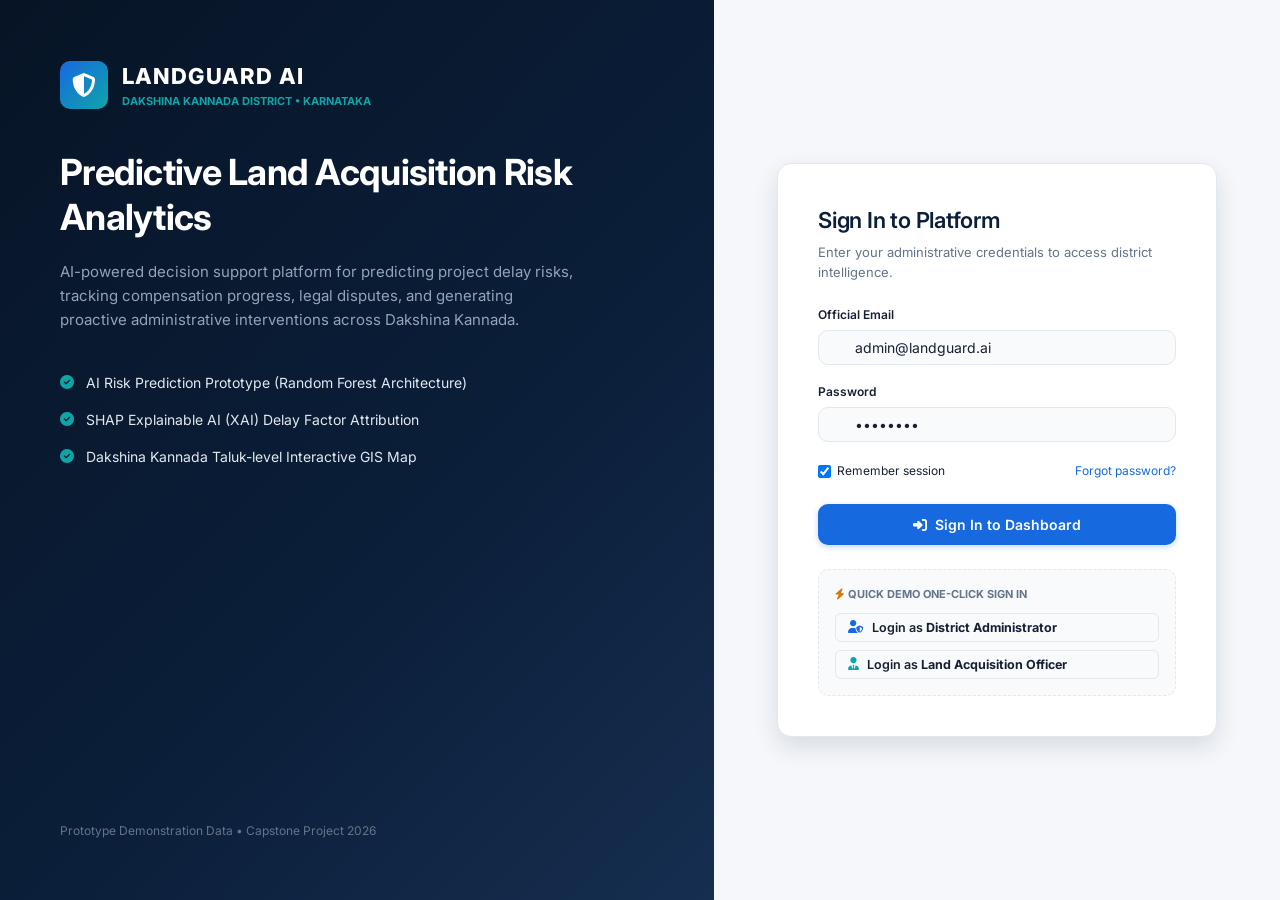
<file: index.html>
<!DOCTYPE html>
<html lang="en">
<head>
  <meta charset="UTF-8">
  <meta name="viewport" content="width=device-width, initial-scale=1.0">
  <title>LandGuard AI - Predictive Land Acquisition Analytics</title>
  <script src="js/auth.js"></script>
  <script>
    document.addEventListener('DOMContentLoaded', () => {
      const session = LANDGUARD_AUTH.getSession();
      if (session && session.loggedIn) {
        window.location.href = 'dashboard.html';
      } else {
        window.location.href = 'login.html';
      }
    });
  </script>
</head>
<body style="background: #0B1F3A; color: #FFF; font-family: sans-serif; display: flex; align-items: center; justify-content: center; height: 100vh; margin: 0;">
  <div style="text-align: center;">
    <h2>LANDGUARD AI</h2>
    <p style="color: #94A3B8;">Redirecting to Land Acquisition Intelligence Center...</p>
  </div>
</body>
</html>
</file>
<file: css/style.css>
/* ==========================================================================
   LANDGUARD AI - Main Stylesheet
   Predictive Land Acquisition Risk Analytics | Dakshina Kannada District
   ========================================================================== */

:root {
  /* Branding & Palette */
  --navy-dark: #071426;
  --navy-primary: #0B1F3A;
  --navy-light: #162E50;
  --blue-primary: #1769E0;
  --blue-hover: #1256BC;
  --blue-soft: #EFF6FF;
  --teal-primary: #0EA5A8;
  --teal-soft: #F0FDFA;
  
  /* Neutral Palette */
  --bg-main: #F5F7FA;
  --bg-card: #FFFFFF;
  --bg-subtle: #F8FAFC;
  --border-color: #E2E8F0;
  --border-hover: #CBD5E1;
  
  /* Typography Colors */
  --text-primary: #172033;
  --text-secondary: #64748B;
  --text-muted: #94A3B8;
  --text-inverse: #FFFFFF;
  
  /* Status & Risk Colors */
  --risk-high: #DC2626;
  --risk-high-bg: #FEF2F2;
  --risk-high-border: #FCA5A5;
  
  --risk-med: #D97706;
  --risk-med-bg: #FFFBEB;
  --risk-med-border: #FDE68A;
  
  --risk-low: #16A34A;
  --risk-low-bg: #F0FDF4;
  --risk-low-border: #86EFAC;
  
  --info-blue: #0284C7;
  --info-bg: #F0F9FF;
  
  /* Geometry & Shadows */
  --sidebar-width: 260px;
  --topbar-height: 70px;
  --radius-sm: 6px;
  --radius-md: 10px;
  --radius-lg: 14px;
  --radius-full: 9999px;
  
  --shadow-sm: 0 1px 3px rgba(11, 31, 58, 0.05);
  --shadow-md: 0 4px 12px rgba(11, 31, 58, 0.08);
  --shadow-lg: 0 10px 25px rgba(11, 31, 58, 0.12);
  --transition: all 0.2s cubic-bezier(0.4, 0, 0.2, 1);
}

/* Reset & Global */
*, *::before, *::after {
  box-sizing: border-box;
  margin: 0;
  padding: 0;
}

html, body {
  font-family: 'Inter', system-ui, -apple-system, BlinkMacSystemFont, 'Segoe UI', Roboto, sans-serif;
  background-color: var(--bg-main);
  color: var(--text-primary);
  line-height: 1.5;
  font-size: 14px;
  -webkit-font-smoothing: antialiased;
  -moz-osx-font-smoothing: grayscale;
  min-height: 100vh;
}

a {
  color: var(--blue-primary);
  text-decoration: none;
  transition: var(--transition);
}

a:hover {
  color: var(--blue-hover);
}

button {
  font-family: inherit;
  cursor: pointer;
  border: none;
  background: none;
}

input, select, textarea {
  font-family: inherit;
  font-size: 14px;
}

/* Layout System */
.app-container {
  display: flex;
  min-height: 100vh;
  width: 100%;
}

.main-content {
  flex: 1;
  margin-left: var(--sidebar-width);
  display: flex;
  flex-direction: column;
  min-width: 0;
  transition: margin-left 0.3s ease;
}

.page-body {
  padding: 24px 32px 40px 32px;
  flex: 1;
  max-width: 1600px;
  width: 100%;
  margin: 0 auto;
}

/* Typography Hierarchy */
h1, .h1 {
  font-size: 26px;
  font-weight: 700;
  color: var(--navy-primary);
  letter-spacing: -0.02em;
}

h2, .h2 {
  font-size: 20px;
  font-weight: 600;
  color: var(--navy-primary);
  letter-spacing: -0.01em;
}

h3, .h3 {
  font-size: 16px;
  font-weight: 600;
  color: var(--text-primary);
}

h4, .h4 {
  font-size: 14px;
  font-weight: 600;
  color: var(--text-primary);
}

.subtitle {
  font-size: 13px;
  color: var(--text-secondary);
  font-weight: 400;
  margin-top: 2px;
}

.section-header {
  display: flex;
  align-items: center;
  justify-content: space-between;
  margin-bottom: 20px;
}

.section-title {
  display: flex;
  flex-direction: column;
}

/* Utility Classes */
.flex { display: flex; }
.flex-col { display: flex; flex-direction: column; }
.items-center { align-items: center; }
.justify-between { justify-content: space-between; }
.gap-2 { gap: 8px; }
.gap-3 { gap: 12px; }
.gap-4 { gap: 16px; }
.gap-6 { gap: 24px; }
.mt-4 { margin-top: 16px; }
.mb-4 { margin-bottom: 16px; }
.mb-6 { margin-bottom: 24px; }

/* Disclaimer Banner / Footer */
.app-footer {
  margin-top: auto;
  padding: 20px 32px;
  border-top: 1px solid var(--border-color);
  background: var(--bg-card);
  display: flex;
  justify-content: space-between;
  align-items: center;
  font-size: 12px;
  color: var(--text-secondary);
}

.disclaimer-tag {
  background: var(--bg-subtle);
  padding: 4px 10px;
  border-radius: var(--radius-sm);
  border: 1px solid var(--border-color);
  font-size: 11px;
  color: var(--text-muted);
}
</file>
<file: css/components.css>
/* ==========================================================================
   LANDGUARD AI - Components Stylesheet
   Sidebar, Navbar, Cards, Badges, Modals, Timeline, Risk Meters & Toasts
   ========================================================================== */

/* --------------------------------------------------------------------------
   1. SIDEBAR
   -------------------------------------------------------------------------- */
.sidebar {
  width: var(--sidebar-width);
  height: 100vh;
  position: fixed;
  top: 0;
  left: 0;
  background-color: var(--navy-primary);
  color: #E2E8F0;
  display: flex;
  flex-direction: column;
  z-index: 100;
  box-shadow: 2px 0 10px rgba(0, 0, 0, 0.15);
  transition: width 0.3s ease;
}

.sidebar-header {
  height: var(--topbar-height);
  padding: 0 20px;
  display: flex;
  align-items: center;
  gap: 12px;
  border-bottom: 1px solid rgba(255, 255, 255, 0.08);
}

.sidebar-logo-icon {
  width: 38px;
  height: 38px;
  background: linear-gradient(135deg, var(--blue-primary), var(--teal-primary));
  border-radius: var(--radius-md);
  display: flex;
  align-items: center;
  justify-content: center;
  color: #FFFFFF;
  font-size: 18px;
  box-shadow: 0 2px 8px rgba(23, 105, 224, 0.4);
}

.sidebar-brand {
  display: flex;
  flex-direction: column;
}

.brand-title {
  font-size: 17px;
  font-weight: 800;
  color: #FFFFFF;
  letter-spacing: 0.04em;
  line-height: 1.1;
}

.brand-subtitle {
  font-size: 10px;
  color: var(--teal-primary);
  font-weight: 600;
  letter-spacing: 0.05em;
  text-transform: uppercase;
}

.sidebar-menu {
  flex: 1;
  padding: 20px 12px;
  display: flex;
  flex-direction: column;
  gap: 4px;
  overflow-y: auto;
}

.nav-section-label {
  font-size: 10px;
  font-weight: 700;
  text-transform: uppercase;
  color: #64748B;
  padding: 12px 12px 6px 12px;
  letter-spacing: 0.08em;
}

.nav-item {
  display: flex;
  align-items: center;
  gap: 12px;
  padding: 11px 16px;
  color: #94A3B8;
  font-size: 13.5px;
  font-weight: 500;
  border-radius: var(--radius-md);
  transition: var(--transition);
  position: relative;
  text-decoration: none;
}

.nav-item i {
  font-size: 16px;
  width: 20px;
  text-align: center;
}

.nav-item:hover {
  color: #FFFFFF;
  background-color: rgba(255, 255, 255, 0.06);
}

.nav-item.active {
  color: #FFFFFF;
  background-color: var(--blue-primary);
  font-weight: 600;
  box-shadow: 0 4px 12px rgba(23, 105, 224, 0.3);
}

.nav-item.active::before {
  content: '';
  position: absolute;
  left: 0;
  top: 6px;
  bottom: 6px;
  width: 4px;
  background-color: #FFFFFF;
  border-radius: 0 4px 4px 0;
}

.sidebar-footer {
  padding: 16px;
  border-top: 1px solid rgba(255, 255, 255, 0.08);
  background-color: var(--navy-dark);
}

.user-profile-widget {
  display: flex;
  align-items: center;
  gap: 12px;
}

.user-avatar {
  width: 36px;
  height: 36px;
  border-radius: var(--radius-full);
  background: var(--blue-primary);
  color: #FFFFFF;
  font-weight: 700;
  display: flex;
  align-items: center;
  justify-content: center;
  font-size: 13px;
  position: relative;
}

.online-dot {
  width: 9px;
  height: 9px;
  background-color: var(--risk-low);
  border: 2px solid var(--navy-dark);
  border-radius: 50%;
  position: absolute;
  bottom: -1px;
  right: -1px;
}

.user-info {
  display: flex;
  flex-direction: column;
  min-width: 0;
}

.user-name {
  font-size: 13px;
  font-weight: 600;
  color: #FFFFFF;
  white-space: nowrap;
  overflow: hidden;
  text-overflow: ellipsis;
}

.user-role {
  font-size: 11px;
  color: #94A3B8;
}

/* --------------------------------------------------------------------------
   2. TOP NAVBAR
   -------------------------------------------------------------------------- */
.topbar {
  height: var(--topbar-height);
  background-color: var(--bg-card);
  border-bottom: 1px solid var(--border-color);
  padding: 0 32px;
  display: flex;
  align-items: center;
  justify-content: space-between;
  position: sticky;
  top: 0;
  z-index: 90;
  box-shadow: var(--shadow-sm);
}

.topbar-left {
  display: flex;
  flex-direction: column;
}

.topbar-title {
  font-size: 18px;
  font-weight: 700;
  color: var(--navy-primary);
  line-height: 1.2;
}

.topbar-location {
  font-size: 12px;
  color: var(--text-secondary);
  display: flex;
  align-items: center;
  gap: 6px;
}

.topbar-right {
  display: flex;
  align-items: center;
  gap: 20px;
}

/* Global Search Component */
.search-container {
  position: relative;
  width: 280px;
}

.search-input {
  width: 100%;
  padding: 8px 14px 8px 36px;
  background-color: var(--bg-subtle);
  border: 1px solid var(--border-color);
  border-radius: var(--radius-full);
  color: var(--text-primary);
  transition: var(--transition);
}

.search-input:focus {
  outline: none;
  border-color: var(--blue-primary);
  background-color: #FFFFFF;
  box-shadow: 0 0 0 3px rgba(23, 105, 224, 0.12);
  width: 320px;
}

.search-icon {
  position: absolute;
  left: 12px;
  top: 50%;
  transform: translateY(-50%);
  color: var(--text-muted);
  font-size: 14px;
  pointer-events: none;
}

.search-results-dropdown {
  position: absolute;
  top: 100%;
  left: 0;
  right: 0;
  margin-top: 8px;
  background: var(--bg-card);
  border: 1px solid var(--border-color);
  border-radius: var(--radius-md);
  box-shadow: var(--shadow-lg);
  max-height: 320px;
  overflow-y: auto;
  display: none;
  z-index: 120;
}

.search-results-dropdown.active {
  display: block;
}

.search-result-item {
  padding: 10px 14px;
  display: flex;
  align-items: center;
  justify-content: space-between;
  border-bottom: 1px solid var(--border-color);
  cursor: pointer;
  transition: var(--transition);
}

.search-result-item:hover {
  background: var(--bg-subtle);
}

/* Status Badges in Navbar */
.ai-status-badge {
  display: flex;
  align-items: center;
  gap: 6px;
  padding: 4px 10px;
  background: var(--teal-soft);
  color: var(--teal-primary);
  border: 1px solid rgba(14, 165, 168, 0.2);
  border-radius: var(--radius-full);
  font-size: 11px;
  font-weight: 600;
}

.pulse-dot {
  width: 7px;
  height: 7px;
  background-color: var(--teal-primary);
  border-radius: 50%;
  box-shadow: 0 0 0 0 rgba(14, 165, 168, 0.7);
  animation: pulse-green 2s infinite;
}

@keyframes pulse-green {
  0% { transform: scale(0.95); box-shadow: 0 0 0 0 rgba(14, 165, 168, 0.7); }
  70% { transform: scale(1); box-shadow: 0 0 0 6px rgba(14, 165, 168, 0); }
  100% { transform: scale(0.95); box-shadow: 0 0 0 0 rgba(14, 165, 168, 0); }
}

/* Notification Drawer Trigger */
.notification-bell-btn {
  position: relative;
  width: 36px;
  height: 36px;
  border-radius: var(--radius-full);
  background: var(--bg-subtle);
  border: 1px solid var(--border-color);
  color: var(--text-secondary);
  display: flex;
  align-items: center;
  justify-content: center;
  transition: var(--transition);
}

.notification-bell-btn:hover {
  background: var(--border-color);
  color: var(--navy-primary);
}

.bell-badge {
  position: absolute;
  top: 2px;
  right: 2px;
  width: 8px;
  height: 8px;
  background-color: var(--risk-high);
  border-radius: 50%;
}

.notifications-flyout {
  position: absolute;
  top: 60px;
  right: 80px;
  width: 340px;
  background: var(--bg-card);
  border: 1px solid var(--border-color);
  border-radius: var(--radius-md);
  box-shadow: var(--shadow-lg);
  display: none;
  z-index: 110;
}

.notifications-flyout.active {
  display: block;
}

.flyout-header {
  padding: 12px 16px;
  border-bottom: 1px solid var(--border-color);
  display: flex;
  align-items: center;
  justify-content: space-between;
}

.flyout-title {
  font-weight: 600;
  font-size: 13px;
}

.flyout-body {
  max-height: 280px;
  overflow-y: auto;
}

.notification-item {
  padding: 12px 16px;
  border-bottom: 1px solid var(--border-color);
  font-size: 12px;
  transition: var(--transition);
}

.notification-item:hover {
  background: var(--bg-subtle);
}

/* --------------------------------------------------------------------------
   3. BUTTONS & BADGES
   -------------------------------------------------------------------------- */
.btn {
  display: inline-flex;
  align-items: center;
  justify-content: center;
  gap: 8px;
  padding: 9px 18px;
  border-radius: var(--radius-md);
  font-weight: 600;
  font-size: 13.5px;
  transition: var(--transition);
  white-space: nowrap;
}

.btn-sm {
  padding: 6px 12px;
  font-size: 12.5px;
  border-radius: var(--radius-sm);
}

.btn-primary {
  background-color: var(--blue-primary);
  color: #FFFFFF;
  box-shadow: 0 2px 6px rgba(23, 105, 224, 0.25);
}

.btn-primary:hover {
  background-color: var(--blue-hover);
  color: #FFFFFF;
}

.btn-secondary {
  background-color: var(--navy-primary);
  color: #FFFFFF;
}

.btn-secondary:hover {
  background-color: var(--navy-light);
  color: #FFFFFF;
}

.btn-outline {
  background-color: transparent;
  border: 1px solid var(--border-color);
  color: var(--text-primary);
}

.btn-outline:hover {
  background-color: var(--bg-subtle);
  border-color: var(--border-hover);
}

/* Risk Level Badges */
.badge {
  display: inline-flex;
  align-items: center;
  gap: 5px;
  padding: 3px 10px;
  border-radius: var(--radius-full);
  font-size: 11.5px;
  font-weight: 700;
  text-transform: uppercase;
  letter-spacing: 0.03em;
}

.badge-high {
  background-color: var(--risk-high-bg);
  color: var(--risk-high);
  border: 1px solid var(--risk-high-border);
}

.badge-med {
  background-color: var(--risk-med-bg);
  color: var(--risk-med);
  border: 1px solid var(--risk-med-border);
}

.badge-low {
  background-color: var(--risk-low-bg);
  color: var(--risk-low);
  border: 1px solid var(--risk-low-border);
}

/* --------------------------------------------------------------------------
   4. CARDS & GRID
   -------------------------------------------------------------------------- */
.card {
  background-color: var(--bg-card);
  border: 1px solid var(--border-color);
  border-radius: var(--radius-lg);
  padding: 20px;
  box-shadow: var(--shadow-sm);
  transition: var(--transition);
}

.card:hover {
  box-shadow: var(--shadow-md);
}

.kpi-card {
  display: flex;
  flex-direction: column;
  position: relative;
  overflow: hidden;
}

.kpi-top {
  display: flex;
  align-items: center;
  justify-content: space-between;
  margin-bottom: 12px;
}

.kpi-icon {
  width: 42px;
  height: 42px;
  border-radius: var(--radius-md);
  display: flex;
  align-items: center;
  justify-content: center;
  font-size: 18px;
}

.kpi-icon.blue { background: var(--blue-soft); color: var(--blue-primary); }
.kpi-icon.red { background: var(--risk-high-bg); color: var(--risk-high); }
.kpi-icon.teal { background: var(--teal-soft); color: var(--teal-primary); }
.kpi-icon.amber { background: var(--risk-med-bg); color: var(--risk-med); }

.kpi-label {
  font-size: 12px;
  font-weight: 600;
  text-transform: uppercase;
  letter-spacing: 0.04em;
  color: var(--text-secondary);
}

.kpi-value {
  font-size: 30px;
  font-weight: 800;
  color: var(--navy-primary);
  line-height: 1.1;
  margin-bottom: 6px;
}

.kpi-desc {
  font-size: 12px;
  color: var(--text-secondary);
  display: flex;
  align-items: center;
  gap: 6px;
}

/* --------------------------------------------------------------------------
   5. TABLES & PROJECT LISTS
   -------------------------------------------------------------------------- */
.table-container {
  width: 100%;
  overflow-x: auto;
  border-radius: var(--radius-md);
  border: 1px solid var(--border-color);
  background: var(--bg-card);
}

.custom-table {
  width: 100%;
  border-collapse: collapse;
  text-align: left;
  font-size: 13px;
}

.custom-table th {
  background: var(--bg-subtle);
  padding: 12px 16px;
  font-weight: 600;
  color: var(--text-secondary);
  text-transform: uppercase;
  font-size: 11px;
  letter-spacing: 0.05em;
  border-bottom: 1px solid var(--border-color);
}

.custom-table td {
  padding: 14px 16px;
  border-bottom: 1px solid var(--border-color);
  color: var(--text-primary);
  vertical-align: middle;
}

.custom-table tr:last-child td {
  border-bottom: none;
}

.custom-table tr:hover td {
  background-color: var(--bg-subtle);
}

/* --------------------------------------------------------------------------
   6. EXPLAINABLE AI (XAI) & METERS
   -------------------------------------------------------------------------- */
.gauge-container {
  position: relative;
  width: 180px;
  height: 180px;
  margin: 0 auto;
}

.gauge-svg {
  width: 100%;
  height: 100%;
  transform: rotate(-90deg);
}

.gauge-bg {
  fill: none;
  stroke: var(--border-color);
  stroke-width: 12;
}

.gauge-progress {
  fill: none;
  stroke: var(--risk-high);
  stroke-width: 12;
  stroke-linecap: round;
  stroke-dasharray: 440;
  stroke-dashoffset: 440;
  transition: stroke-dashoffset 1.5s cubic-bezier(0.4, 0, 0.2, 1);
}

.gauge-center-text {
  position: absolute;
  top: 50%;
  left: 50%;
  transform: translate(-50%, -50%);
  text-align: center;
  display: flex;
  flex-direction: column;
  align-items: center;
}

.gauge-percent {
  font-size: 32px;
  font-weight: 800;
  color: var(--navy-primary);
  line-height: 1;
}

.gauge-label {
  font-size: 10px;
  font-weight: 700;
  text-transform: uppercase;
  color: var(--text-secondary);
  margin-top: 4px;
}

/* Feature Impact Horizontal Bars */
.xai-bar-item {
  margin-bottom: 14px;
}

.xai-bar-info {
  display: flex;
  justify-content: space-between;
  font-size: 12.5px;
  font-weight: 600;
  margin-bottom: 6px;
}

.xai-bar-track {
  height: 9px;
  background: var(--bg-subtle);
  border-radius: var(--radius-full);
  overflow: hidden;
  border: 1px solid var(--border-color);
}

.xai-bar-fill {
  height: 100%;
  border-radius: var(--radius-full);
  transition: width 1s ease;
}

/* --------------------------------------------------------------------------
   7. TIMELINE COMPONENT
   -------------------------------------------------------------------------- */
.timeline-stepper {
  display: flex;
  justify-content: space-between;
  position: relative;
  padding: 20px 0;
}

.timeline-stepper::before {
  content: '';
  position: absolute;
  top: 35px;
  left: 40px;
  right: 40px;
  height: 3px;
  background: var(--border-color);
  z-index: 1;
}

.timeline-step {
  position: relative;
  z-index: 2;
  display: flex;
  flex-direction: column;
  align-items: center;
  flex: 1;
  text-align: center;
}

.step-node {
  width: 32px;
  height: 32px;
  border-radius: 50%;
  background: var(--bg-card);
  border: 2px solid var(--border-color);
  display: flex;
  align-items: center;
  justify-content: center;
  font-size: 12px;
  font-weight: 700;
  color: var(--text-muted);
  margin-bottom: 8px;
  transition: var(--transition);
}

.timeline-step.completed .step-node {
  background: var(--risk-low);
  border-color: var(--risk-low);
  color: #FFFFFF;
}

.timeline-step.current .step-node {
  background: var(--blue-primary);
  border-color: var(--blue-primary);
  color: #FFFFFF;
  box-shadow: 0 0 0 4px rgba(23, 105, 224, 0.2);
}

.timeline-step.delayed .step-node {
  background: var(--risk-high);
  border-color: var(--risk-high);
  color: #FFFFFF;
}

.step-label {
  font-size: 11.5px;
  font-weight: 600;
  color: var(--text-primary);
}

.step-date {
  font-size: 10.5px;
  color: var(--text-muted);
}

/* --------------------------------------------------------------------------
   8. TOAST NOTIFICATIONS
   -------------------------------------------------------------------------- */
.toast-container {
  position: fixed;
  bottom: 24px;
  right: 24px;
  z-index: 999;
  display: flex;
  flex-direction: column;
  gap: 10px;
}

.toast {
  min-width: 300px;
  padding: 14px 18px;
  background: var(--navy-primary);
  color: #FFFFFF;
  border-radius: var(--radius-md);
  box-shadow: var(--shadow-lg);
  display: flex;
  align-items: center;
  gap: 12px;
  font-size: 13px;
  animation: slideInRight 0.3s cubic-bezier(0.4, 0, 0.2, 1);
  border-left: 4px solid var(--blue-primary);
}

.toast.success { border-left-color: var(--risk-low); }
.toast.warning { border-left-color: var(--risk-med); }
.toast.error { border-left-color: var(--risk-high); }

@keyframes slideInRight {
  from { transform: translateX(100%); opacity: 0; }
  to { transform: translateX(0); opacity: 1; }
}
</file>
<file: css/responsive.css>
/* ==========================================================================
   LANDGUARD AI - Responsive Breakpoints
   Tablet, Mobile, and Display Adaptations
   ========================================================================== */

@media (max-width: 1024px) {
  :root {
    --sidebar-width: 220px;
  }
  
  .page-body {
    padding: 20px;
  }
  
  .dashboard-grid-2 {
    grid-template-columns: 1fr !important;
  }
  
  .dashboard-grid-main {
    grid-template-columns: 1fr !important;
  }
}

@media (max-width: 768px) {
  :root {
    --sidebar-width: 0px;
  }
  
  .sidebar {
    transform: translateX(-100%);
  }
  
  .sidebar.mobile-open {
    transform: translateX(0);
    width: 260px;
  }
  
  .main-content {
    margin-left: 0;
  }
  
  .topbar {
    padding: 0 16px;
  }
  
  .search-container {
    width: 180px;
  }
  
  .search-input:focus {
    width: 200px;
  }
  
  .mobile-menu-btn {
    display: flex !important;
  }
  
  .timeline-stepper {
    flex-direction: column;
    gap: 16px;
    align-items: flex-start;
  }
  
  .timeline-stepper::before {
    display: none;
  }
}
</file>
<file: frontend/css/style.css>
/* ==========================================================================
   LANDGUARD AI - Main Stylesheet
   Predictive Land Acquisition Risk Analytics | Dakshina Kannada District
   ========================================================================== */

:root {
  /* Branding & Palette */
  --navy-dark: #071426;
  --navy-primary: #0B1F3A;
  --navy-light: #162E50;
  --blue-primary: #1769E0;
  --blue-hover: #1256BC;
  --blue-soft: #EFF6FF;
  --teal-primary: #0EA5A8;
  --teal-soft: #F0FDFA;
  
  /* Neutral Palette */
  --bg-main: #F5F7FA;
  --bg-card: #FFFFFF;
  --bg-subtle: #F8FAFC;
  --border-color: #E2E8F0;
  --border-hover: #CBD5E1;
  
  /* Typography Colors */
  --text-primary: #172033;
  --text-secondary: #64748B;
  --text-muted: #94A3B8;
  --text-inverse: #FFFFFF;
  
  /* Status & Risk Colors */
  --risk-high: #DC2626;
  --risk-high-bg: #FEF2F2;
  --risk-high-border: #FCA5A5;
  
  --risk-med: #D97706;
  --risk-med-bg: #FFFBEB;
  --risk-med-border: #FDE68A;
  
  --risk-low: #16A34A;
  --risk-low-bg: #F0FDF4;
  --risk-low-border: #86EFAC;
  
  --info-blue: #0284C7;
  --info-bg: #F0F9FF;
  
  /* Geometry & Shadows */
  --sidebar-width: 260px;
  --topbar-height: 70px;
  --radius-sm: 6px;
  --radius-md: 10px;
  --radius-lg: 14px;
  --radius-full: 9999px;
  
  --shadow-sm: 0 1px 3px rgba(11, 31, 58, 0.05);
  --shadow-md: 0 4px 12px rgba(11, 31, 58, 0.08);
  --shadow-lg: 0 10px 25px rgba(11, 31, 58, 0.12);
  --transition: all 0.2s cubic-bezier(0.4, 0, 0.2, 1);
}

/* Reset & Global */
*, *::before, *::after {
  box-sizing: border-box;
  margin: 0;
  padding: 0;
}

html, body {
  font-family: 'Inter', system-ui, -apple-system, BlinkMacSystemFont, 'Segoe UI', Roboto, sans-serif;
  background-color: var(--bg-main);
  color: var(--text-primary);
  line-height: 1.5;
  font-size: 14px;
  -webkit-font-smoothing: antialiased;
  -moz-osx-font-smoothing: grayscale;
  min-height: 100vh;
}

a {
  color: var(--blue-primary);
  text-decoration: none;
  transition: var(--transition);
}

a:hover {
  color: var(--blue-hover);
}

button {
  font-family: inherit;
  cursor: pointer;
  border: none;
  background: none;
}

input, select, textarea {
  font-family: inherit;
  font-size: 14px;
}

/* Layout System */
.app-container {
  display: flex;
  min-height: 100vh;
  width: 100%;
}

.main-content {
  flex: 1;
  margin-left: var(--sidebar-width);
  display: flex;
  flex-direction: column;
  min-width: 0;
  transition: margin-left 0.3s ease;
}

.page-body {
  padding: 24px 32px 40px 32px;
  flex: 1;
  max-width: 1600px;
  width: 100%;
  margin: 0 auto;
}

/* Typography Hierarchy */
h1, .h1 {
  font-size: 26px;
  font-weight: 700;
  color: var(--navy-primary);
  letter-spacing: -0.02em;
}

h2, .h2 {
  font-size: 20px;
  font-weight: 600;
  color: var(--navy-primary);
  letter-spacing: -0.01em;
}

h3, .h3 {
  font-size: 16px;
  font-weight: 600;
  color: var(--text-primary);
}

h4, .h4 {
  font-size: 14px;
  font-weight: 600;
  color: var(--text-primary);
}

.subtitle {
  font-size: 13px;
  color: var(--text-secondary);
  font-weight: 400;
  margin-top: 2px;
}

.section-header {
  display: flex;
  align-items: center;
  justify-content: space-between;
  margin-bottom: 20px;
}

.section-title {
  display: flex;
  flex-direction: column;
}

/* Utility Classes */
.flex { display: flex; }
.flex-col { display: flex; flex-direction: column; }
.items-center { align-items: center; }
.justify-between { justify-content: space-between; }
.gap-2 { gap: 8px; }
.gap-3 { gap: 12px; }
.gap-4 { gap: 16px; }
.gap-6 { gap: 24px; }
.mt-4 { margin-top: 16px; }
.mb-4 { margin-bottom: 16px; }
.mb-6 { margin-bottom: 24px; }

/* Disclaimer Banner / Footer */
.app-footer {
  margin-top: auto;
  padding: 20px 32px;
  border-top: 1px solid var(--border-color);
  background: var(--bg-card);
  display: flex;
  justify-content: space-between;
  align-items: center;
  font-size: 12px;
  color: var(--text-secondary);
}

.disclaimer-tag {
  background: var(--bg-subtle);
  padding: 4px 10px;
  border-radius: var(--radius-sm);
  border: 1px solid var(--border-color);
  font-size: 11px;
  color: var(--text-muted);
}
</file>
<file: frontend/css/components.css>
/* ==========================================================================
   LANDGUARD AI - Components Stylesheet
   Sidebar, Navbar, Cards, Badges, Modals, Timeline, Risk Meters & Toasts
   ========================================================================== */

/* --------------------------------------------------------------------------
   1. SIDEBAR
   -------------------------------------------------------------------------- */
.sidebar {
  width: var(--sidebar-width);
  height: 100vh;
  position: fixed;
  top: 0;
  left: 0;
  background-color: var(--navy-primary);
  color: #E2E8F0;
  display: flex;
  flex-direction: column;
  z-index: 100;
  box-shadow: 2px 0 10px rgba(0, 0, 0, 0.15);
  transition: width 0.3s ease;
}

.sidebar-header {
  height: var(--topbar-height);
  padding: 0 20px;
  display: flex;
  align-items: center;
  gap: 12px;
  border-bottom: 1px solid rgba(255, 255, 255, 0.08);
}

.sidebar-logo-icon {
  width: 38px;
  height: 38px;
  background: linear-gradient(135deg, var(--blue-primary), var(--teal-primary));
  border-radius: var(--radius-md);
  display: flex;
  align-items: center;
  justify-content: center;
  color: #FFFFFF;
  font-size: 18px;
  box-shadow: 0 2px 8px rgba(23, 105, 224, 0.4);
}

.sidebar-brand {
  display: flex;
  flex-direction: column;
}

.brand-title {
  font-size: 17px;
  font-weight: 800;
  color: #FFFFFF;
  letter-spacing: 0.04em;
  line-height: 1.1;
}

.brand-subtitle {
  font-size: 10px;
  color: var(--teal-primary);
  font-weight: 600;
  letter-spacing: 0.05em;
  text-transform: uppercase;
}

.sidebar-menu {
  flex: 1;
  padding: 20px 12px;
  display: flex;
  flex-direction: column;
  gap: 4px;
  overflow-y: auto;
}

.nav-section-label {
  font-size: 10px;
  font-weight: 700;
  text-transform: uppercase;
  color: #64748B;
  padding: 12px 12px 6px 12px;
  letter-spacing: 0.08em;
}

.nav-item {
  display: flex;
  align-items: center;
  gap: 12px;
  padding: 11px 16px;
  color: #94A3B8;
  font-size: 13.5px;
  font-weight: 500;
  border-radius: var(--radius-md);
  transition: var(--transition);
  position: relative;
  text-decoration: none;
}

.nav-item i {
  font-size: 16px;
  width: 20px;
  text-align: center;
}

.nav-item:hover {
  color: #FFFFFF;
  background-color: rgba(255, 255, 255, 0.06);
}

.nav-item.active {
  color: #FFFFFF;
  background-color: var(--blue-primary);
  font-weight: 600;
  box-shadow: 0 4px 12px rgba(23, 105, 224, 0.3);
}

.nav-item.active::before {
  content: '';
  position: absolute;
  left: 0;
  top: 6px;
  bottom: 6px;
  width: 4px;
  background-color: #FFFFFF;
  border-radius: 0 4px 4px 0;
}

.sidebar-footer {
  padding: 16px;
  border-top: 1px solid rgba(255, 255, 255, 0.08);
  background-color: var(--navy-dark);
}

.user-profile-widget {
  display: flex;
  align-items: center;
  gap: 12px;
}

.user-avatar {
  width: 36px;
  height: 36px;
  border-radius: var(--radius-full);
  background: var(--blue-primary);
  color: #FFFFFF;
  font-weight: 700;
  display: flex;
  align-items: center;
  justify-content: center;
  font-size: 13px;
  position: relative;
}

.online-dot {
  width: 9px;
  height: 9px;
  background-color: var(--risk-low);
  border: 2px solid var(--navy-dark);
  border-radius: 50%;
  position: absolute;
  bottom: -1px;
  right: -1px;
}

.user-info {
  display: flex;
  flex-direction: column;
  min-width: 0;
}

.user-name {
  font-size: 13px;
  font-weight: 600;
  color: #FFFFFF;
  white-space: nowrap;
  overflow: hidden;
  text-overflow: ellipsis;
}

.user-role {
  font-size: 11px;
  color: #94A3B8;
}

/* --------------------------------------------------------------------------
   2. TOP NAVBAR
   -------------------------------------------------------------------------- */
.topbar {
  height: var(--topbar-height);
  background-color: var(--bg-card);
  border-bottom: 1px solid var(--border-color);
  padding: 0 32px;
  display: flex;
  align-items: center;
  justify-content: space-between;
  position: sticky;
  top: 0;
  z-index: 90;
  box-shadow: var(--shadow-sm);
}

.topbar-left {
  display: flex;
  flex-direction: column;
}

.topbar-title {
  font-size: 18px;
  font-weight: 700;
  color: var(--navy-primary);
  line-height: 1.2;
}

.topbar-location {
  font-size: 12px;
  color: var(--text-secondary);
  display: flex;
  align-items: center;
  gap: 6px;
}

.topbar-right {
  display: flex;
  align-items: center;
  gap: 20px;
}

/* Global Search Component */
.search-container {
  position: relative;
  width: 280px;
}

.search-input {
  width: 100%;
  padding: 8px 14px 8px 36px;
  background-color: var(--bg-subtle);
  border: 1px solid var(--border-color);
  border-radius: var(--radius-full);
  color: var(--text-primary);
  transition: var(--transition);
}

.search-input:focus {
  outline: none;
  border-color: var(--blue-primary);
  background-color: #FFFFFF;
  box-shadow: 0 0 0 3px rgba(23, 105, 224, 0.12);
  width: 320px;
}

.search-icon {
  position: absolute;
  left: 12px;
  top: 50%;
  transform: translateY(-50%);
  color: var(--text-muted);
  font-size: 14px;
  pointer-events: none;
}

.search-results-dropdown {
  position: absolute;
  top: 100%;
  left: 0;
  right: 0;
  margin-top: 8px;
  background: var(--bg-card);
  border: 1px solid var(--border-color);
  border-radius: var(--radius-md);
  box-shadow: var(--shadow-lg);
  max-height: 320px;
  overflow-y: auto;
  display: none;
  z-index: 120;
}

.search-results-dropdown.active {
  display: block;
}

.search-result-item {
  padding: 10px 14px;
  display: flex;
  align-items: center;
  justify-content: space-between;
  border-bottom: 1px solid var(--border-color);
  cursor: pointer;
  transition: var(--transition);
}

.search-result-item:hover {
  background: var(--bg-subtle);
}

/* Status Badges in Navbar */
.ai-status-badge {
  display: flex;
  align-items: center;
  gap: 6px;
  padding: 4px 10px;
  background: var(--teal-soft);
  color: var(--teal-primary);
  border: 1px solid rgba(14, 165, 168, 0.2);
  border-radius: var(--radius-full);
  font-size: 11px;
  font-weight: 600;
}

.pulse-dot {
  width: 7px;
  height: 7px;
  background-color: var(--teal-primary);
  border-radius: 50%;
  box-shadow: 0 0 0 0 rgba(14, 165, 168, 0.7);
  animation: pulse-green 2s infinite;
}

@keyframes pulse-green {
  0% { transform: scale(0.95); box-shadow: 0 0 0 0 rgba(14, 165, 168, 0.7); }
  70% { transform: scale(1); box-shadow: 0 0 0 6px rgba(14, 165, 168, 0); }
  100% { transform: scale(0.95); box-shadow: 0 0 0 0 rgba(14, 165, 168, 0); }
}

/* Notification Drawer Trigger */
.notification-bell-btn {
  position: relative;
  width: 36px;
  height: 36px;
  border-radius: var(--radius-full);
  background: var(--bg-subtle);
  border: 1px solid var(--border-color);
  color: var(--text-secondary);
  display: flex;
  align-items: center;
  justify-content: center;
  transition: var(--transition);
}

.notification-bell-btn:hover {
  background: var(--border-color);
  color: var(--navy-primary);
}

.bell-badge {
  position: absolute;
  top: 2px;
  right: 2px;
  width: 8px;
  height: 8px;
  background-color: var(--risk-high);
  border-radius: 50%;
}

.notifications-flyout {
  position: absolute;
  top: 60px;
  right: 80px;
  width: 340px;
  background: var(--bg-card);
  border: 1px solid var(--border-color);
  border-radius: var(--radius-md);
  box-shadow: var(--shadow-lg);
  display: none;
  z-index: 110;
}

.notifications-flyout.active {
  display: block;
}

.flyout-header {
  padding: 12px 16px;
  border-bottom: 1px solid var(--border-color);
  display: flex;
  align-items: center;
  justify-content: space-between;
}

.flyout-title {
  font-weight: 600;
  font-size: 13px;
}

.flyout-body {
  max-height: 280px;
  overflow-y: auto;
}

.notification-item {
  padding: 12px 16px;
  border-bottom: 1px solid var(--border-color);
  font-size: 12px;
  transition: var(--transition);
}

.notification-item:hover {
  background: var(--bg-subtle);
}

/* --------------------------------------------------------------------------
   3. BUTTONS & BADGES
   -------------------------------------------------------------------------- */
.btn {
  display: inline-flex;
  align-items: center;
  justify-content: center;
  gap: 8px;
  padding: 9px 18px;
  border-radius: var(--radius-md);
  font-weight: 600;
  font-size: 13.5px;
  transition: var(--transition);
  white-space: nowrap;
}

.btn-sm {
  padding: 6px 12px;
  font-size: 12.5px;
  border-radius: var(--radius-sm);
}

.btn-primary {
  background-color: var(--blue-primary);
  color: #FFFFFF;
  box-shadow: 0 2px 6px rgba(23, 105, 224, 0.25);
}

.btn-primary:hover {
  background-color: var(--blue-hover);
  color: #FFFFFF;
}

.btn-secondary {
  background-color: var(--navy-primary);
  color: #FFFFFF;
}

.btn-secondary:hover {
  background-color: var(--navy-light);
  color: #FFFFFF;
}

.btn-outline {
  background-color: transparent;
  border: 1px solid var(--border-color);
  color: var(--text-primary);
}

.btn-outline:hover {
  background-color: var(--bg-subtle);
  border-color: var(--border-hover);
}

/* Risk Level Badges */
.badge {
  display: inline-flex;
  align-items: center;
  gap: 5px;
  padding: 3px 10px;
  border-radius: var(--radius-full);
  font-size: 11.5px;
  font-weight: 700;
  text-transform: uppercase;
  letter-spacing: 0.03em;
}

.badge-high {
  background-color: var(--risk-high-bg);
  color: var(--risk-high);
  border: 1px solid var(--risk-high-border);
}

.badge-med {
  background-color: var(--risk-med-bg);
  color: var(--risk-med);
  border: 1px solid var(--risk-med-border);
}

.badge-low {
  background-color: var(--risk-low-bg);
  color: var(--risk-low);
  border: 1px solid var(--risk-low-border);
}

/* --------------------------------------------------------------------------
   4. CARDS & GRID
   -------------------------------------------------------------------------- */
.card {
  background-color: var(--bg-card);
  border: 1px solid var(--border-color);
  border-radius: var(--radius-lg);
  padding: 20px;
  box-shadow: var(--shadow-sm);
  transition: var(--transition);
}

.card:hover {
  box-shadow: var(--shadow-md);
}

.kpi-card {
  display: flex;
  flex-direction: column;
  position: relative;
  overflow: hidden;
}

.kpi-top {
  display: flex;
  align-items: center;
  justify-content: space-between;
  margin-bottom: 12px;
}

.kpi-icon {
  width: 42px;
  height: 42px;
  border-radius: var(--radius-md);
  display: flex;
  align-items: center;
  justify-content: center;
  font-size: 18px;
}

.kpi-icon.blue { background: var(--blue-soft); color: var(--blue-primary); }
.kpi-icon.red { background: var(--risk-high-bg); color: var(--risk-high); }
.kpi-icon.teal { background: var(--teal-soft); color: var(--teal-primary); }
.kpi-icon.amber { background: var(--risk-med-bg); color: var(--risk-med); }

.kpi-label {
  font-size: 12px;
  font-weight: 600;
  text-transform: uppercase;
  letter-spacing: 0.04em;
  color: var(--text-secondary);
}

.kpi-value {
  font-size: 30px;
  font-weight: 800;
  color: var(--navy-primary);
  line-height: 1.1;
  margin-bottom: 6px;
}

.kpi-desc {
  font-size: 12px;
  color: var(--text-secondary);
  display: flex;
  align-items: center;
  gap: 6px;
}

/* --------------------------------------------------------------------------
   5. TABLES & PROJECT LISTS
   -------------------------------------------------------------------------- */
.table-container {
  width: 100%;
  overflow-x: auto;
  border-radius: var(--radius-md);
  border: 1px solid var(--border-color);
  background: var(--bg-card);
}

.custom-table {
  width: 100%;
  border-collapse: collapse;
  text-align: left;
  font-size: 13px;
}

.custom-table th {
  background: var(--bg-subtle);
  padding: 12px 16px;
  font-weight: 600;
  color: var(--text-secondary);
  text-transform: uppercase;
  font-size: 11px;
  letter-spacing: 0.05em;
  border-bottom: 1px solid var(--border-color);
}

.custom-table td {
  padding: 14px 16px;
  border-bottom: 1px solid var(--border-color);
  color: var(--text-primary);
  vertical-align: middle;
}

.custom-table tr:last-child td {
  border-bottom: none;
}

.custom-table tr:hover td {
  background-color: var(--bg-subtle);
}

/* --------------------------------------------------------------------------
   6. EXPLAINABLE AI (XAI) & METERS
   -------------------------------------------------------------------------- */
.gauge-container {
  position: relative;
  width: 180px;
  height: 180px;
  margin: 0 auto;
}

.gauge-svg {
  width: 100%;
  height: 100%;
  transform: rotate(-90deg);
}

.gauge-bg {
  fill: none;
  stroke: var(--border-color);
  stroke-width: 12;
}

.gauge-progress {
  fill: none;
  stroke: var(--risk-high);
  stroke-width: 12;
  stroke-linecap: round;
  stroke-dasharray: 440;
  stroke-dashoffset: 440;
  transition: stroke-dashoffset 1.5s cubic-bezier(0.4, 0, 0.2, 1);
}

.gauge-center-text {
  position: absolute;
  top: 50%;
  left: 50%;
  transform: translate(-50%, -50%);
  text-align: center;
  display: flex;
  flex-direction: column;
  align-items: center;
}

.gauge-percent {
  font-size: 32px;
  font-weight: 800;
  color: var(--navy-primary);
  line-height: 1;
}

.gauge-label {
  font-size: 10px;
  font-weight: 700;
  text-transform: uppercase;
  color: var(--text-secondary);
  margin-top: 4px;
}

/* Feature Impact Horizontal Bars */
.xai-bar-item {
  margin-bottom: 14px;
}

.xai-bar-info {
  display: flex;
  justify-content: space-between;
  font-size: 12.5px;
  font-weight: 600;
  margin-bottom: 6px;
}

.xai-bar-track {
  height: 9px;
  background: var(--bg-subtle);
  border-radius: var(--radius-full);
  overflow: hidden;
  border: 1px solid var(--border-color);
}

.xai-bar-fill {
  height: 100%;
  border-radius: var(--radius-full);
  transition: width 1s ease;
}

/* --------------------------------------------------------------------------
   7. TIMELINE COMPONENT
   -------------------------------------------------------------------------- */
.timeline-stepper {
  display: flex;
  justify-content: space-between;
  position: relative;
  padding: 20px 0;
}

.timeline-stepper::before {
  content: '';
  position: absolute;
  top: 35px;
  left: 40px;
  right: 40px;
  height: 3px;
  background: var(--border-color);
  z-index: 1;
}

.timeline-step {
  position: relative;
  z-index: 2;
  display: flex;
  flex-direction: column;
  align-items: center;
  flex: 1;
  text-align: center;
}

.step-node {
  width: 32px;
  height: 32px;
  border-radius: 50%;
  background: var(--bg-card);
  border: 2px solid var(--border-color);
  display: flex;
  align-items: center;
  justify-content: center;
  font-size: 12px;
  font-weight: 700;
  color: var(--text-muted);
  margin-bottom: 8px;
  transition: var(--transition);
}

.timeline-step.completed .step-node {
  background: var(--risk-low);
  border-color: var(--risk-low);
  color: #FFFFFF;
}

.timeline-step.current .step-node {
  background: var(--blue-primary);
  border-color: var(--blue-primary);
  color: #FFFFFF;
  box-shadow: 0 0 0 4px rgba(23, 105, 224, 0.2);
}

.timeline-step.delayed .step-node {
  background: var(--risk-high);
  border-color: var(--risk-high);
  color: #FFFFFF;
}

.step-label {
  font-size: 11.5px;
  font-weight: 600;
  color: var(--text-primary);
}

.step-date {
  font-size: 10.5px;
  color: var(--text-muted);
}

/* --------------------------------------------------------------------------
   8. TOAST NOTIFICATIONS
   -------------------------------------------------------------------------- */
.toast-container {
  position: fixed;
  bottom: 24px;
  right: 24px;
  z-index: 999;
  display: flex;
  flex-direction: column;
  gap: 10px;
}

.toast {
  min-width: 300px;
  padding: 14px 18px;
  background: var(--navy-primary);
  color: #FFFFFF;
  border-radius: var(--radius-md);
  box-shadow: var(--shadow-lg);
  display: flex;
  align-items: center;
  gap: 12px;
  font-size: 13px;
  animation: slideInRight 0.3s cubic-bezier(0.4, 0, 0.2, 1);
  border-left: 4px solid var(--blue-primary);
}

.toast.success { border-left-color: var(--risk-low); }
.toast.warning { border-left-color: var(--risk-med); }
.toast.error { border-left-color: var(--risk-high); }

@keyframes slideInRight {
  from { transform: translateX(100%); opacity: 0; }
  to { transform: translateX(0); opacity: 1; }
}
</file>
<file: frontend/css/responsive.css>
/* ==========================================================================
   LANDGUARD AI - Responsive Breakpoints
   Tablet, Mobile, and Display Adaptations
   ========================================================================== */

@media (max-width: 1024px) {
  :root {
    --sidebar-width: 220px;
  }
  
  .page-body {
    padding: 20px;
  }
  
  .dashboard-grid-2 {
    grid-template-columns: 1fr !important;
  }
  
  .dashboard-grid-main {
    grid-template-columns: 1fr !important;
  }
}

@media (max-width: 768px) {
  :root {
    --sidebar-width: 0px;
  }
  
  .sidebar {
    transform: translateX(-100%);
  }
  
  .sidebar.mobile-open {
    transform: translateX(0);
    width: 260px;
  }
  
  .main-content {
    margin-left: 0;
  }
  
  .topbar {
    padding: 0 16px;
  }
  
  .search-container {
    width: 180px;
  }
  
  .search-input:focus {
    width: 200px;
  }
  
  .mobile-menu-btn {
    display: flex !important;
  }
  
  .timeline-stepper {
    flex-direction: column;
    gap: 16px;
    align-items: flex-start;
  }
  
  .timeline-stepper::before {
    display: none;
  }
}
</file>
